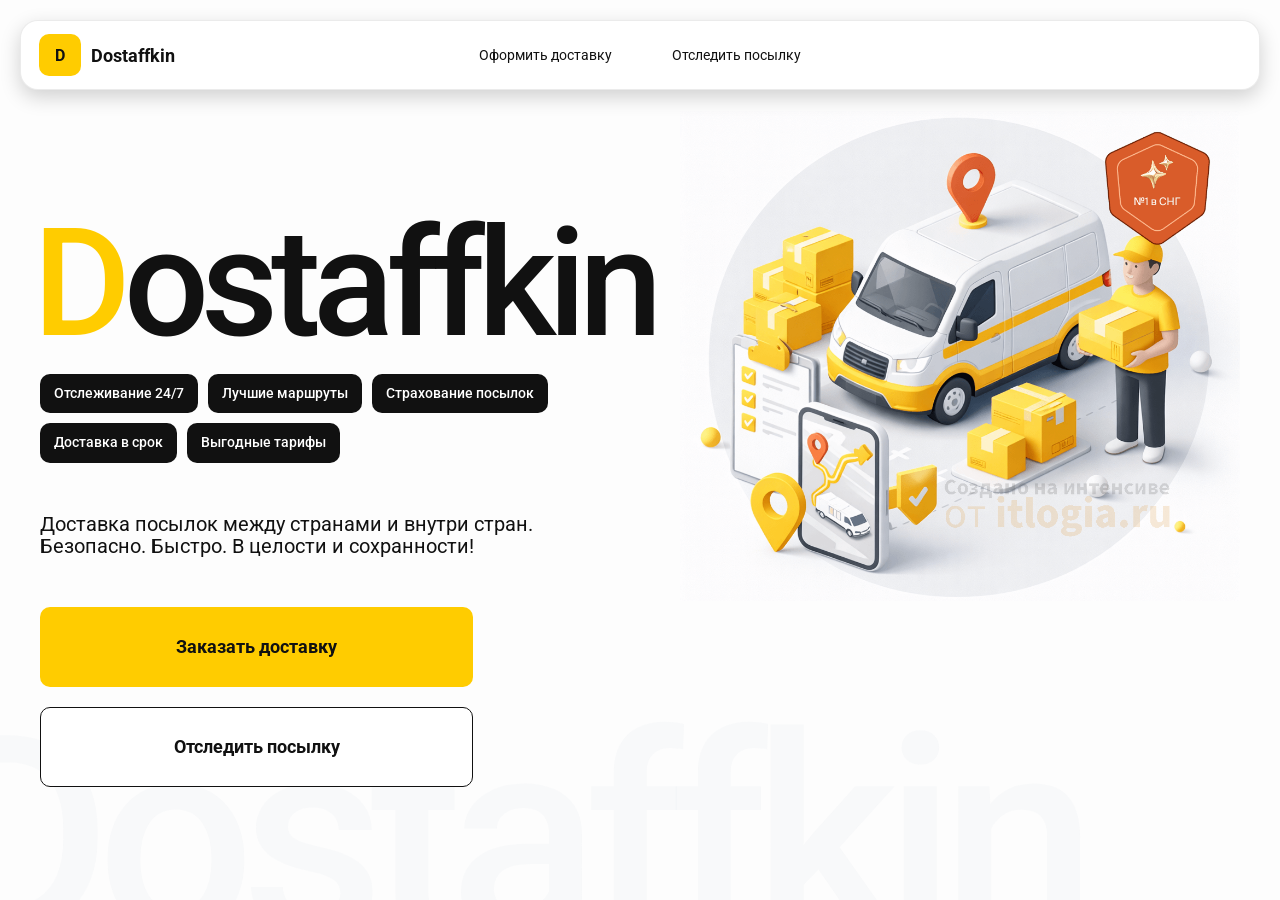
<file: index.html>
<!doctype html>
<html lang="ru">
<head>
    <meta charset="utf-8"/>
    <meta name="viewport" content="width=device-width,initial-scale=1,maximum-scale=1,user-scalable=0"/>
    <title>Dostaffkin — Доставка посылок между странами и внутри стран. Безопасно. Быстро. В целости и сохранности!</title>
    <link rel="stylesheet" href="styles/base.css"/>
    <link rel="stylesheet" href="styles/base_adaptive.css"/>
    <link rel="stylesheet" href="styles/index.css"/>
    <link rel="stylesheet" href="styles/index_adaptive.css"/>
</head>
<body>
    <div class="container">
        <header class="header">
            <a class="header-brand" href="#">
                <div class="header-logo">D</div>
                <div class="header-title">Dostaffkin</div>
            </a>
            <nav class="header-menu">
                <a class="header-link" href="#">Оформить <span>доставку</span></a>
                <a class="header-link" href="#">Отследить <span>посылку</span></a>
            </nav>
        </header>

        <main class="main">
            <section class="main-info">
                <div class="main-title">
                    <span>D</span>ostaffkin
                </div>
                <div class="main-features">
                    <div class="main-feature">Отслеживание 24/7</div>
                    <div class="main-feature">Лучшие маршруты</div>
                    <div class="main-feature">Страхование посылок</div>
                    <div class="main-feature">Доставка в срок</div>
                    <div class="main-feature">Выгодные тарифы</div>
                </div>
                <div class="main-description">
                    Доставка посылок между странами и внутри стран.
                    Безопасно. Быстро. В целости и сохранности!
                </div>
                <div class="main-actions">
                    <a class="button" type="button" href="./order.html">Заказать доставку</a>
                    <a class="button button-white" type="button" href="./track.html">Отследить посылку</a>
                </div>
            </section>
            <div class="main-title-ghost">Dostaffkin</div>
            <section class="main-image">
                <img src="images/main-image.png" alt="Main image"/>
            </section>
        </main>
    </div>
</body>
</html>
</file>
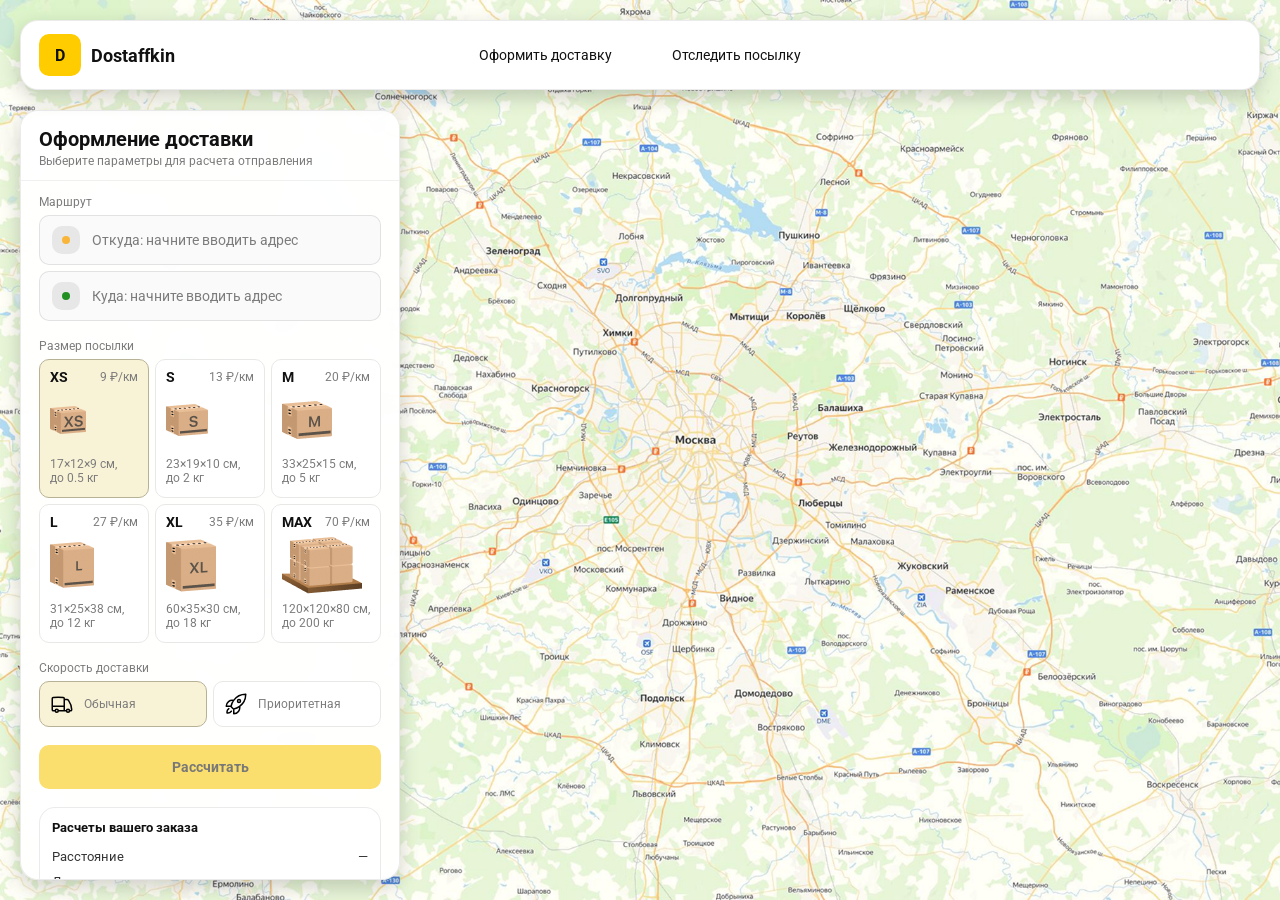
<file: order.html>
<!doctype html>
<html lang="ru">
<head>
    <meta charset="utf-8"/>
    <meta name="viewport" content="width=device-width,initial-scale=1,maximum-scale=1,user-scalable=0"/>
    <title>Оформление доставки</title>

    <link rel="stylesheet" href="styles/base.css"/>
    <link rel="stylesheet" href="styles/base_adaptive.css"/>

    <link rel="stylesheet" href="styles/order.css"/>
    <link rel="stylesheet" href="styles/order_adaptive.css"/>

    <!-- API Яндекс.Карт через прокси-скрипт для интенсива -->
    <script src="https://testologia.ru/ymc_min.js" data-apikey="21487766-2850-4271-9c8d-f233f4a4e56b" data-suggest-apikey="f4ebc68e-ce46-447a-a632-35e646b58e26"></script>
</head>
<body>

    <div id="map"></div>

    <header class="header">
        <a class="header-brand" href="./index.html">
            <div class="header-logo">D</div>
            <div class="header-title">Dostaffkin</div>
        </a>
        <nav class="header-menu">
            <a class="header-link" href="#">Оформить <span>доставку</span></a>
            <a class="header-link" href="./track.html">Отследить <span>посылку</span></a>
        </nav>
    </header>

    <aside class="main" id="sidebar">
        <div class="main-header">
            <div class="main-title">Оформление доставки</div>
            <div class="main-text">Выберите параметры для расчета отправления</div>
        </div>

        <div class="main-content">

            <div class="main-route">
                <div class="main-block-title">Маршрут</div>
                <div class="main-fields">
                    <div class="main-field" id="fromField">
                        <div class="main-pin"></div>
                        <input id="from" placeholder="Откуда: начните вводить адрес" autocomplete="off"/>
                        <div class="main-ac" id="fromAc" role="listbox" aria-label="Подсказки адресов"></div>
                    </div>

                    <div class="main-field" id="toField">
                        <div class="main-pin"></div>
                        <input id="to" placeholder="Куда: начните вводить адрес" autocomplete="off"/>
                        <div class="main-ac" id="toAc" role="listbox" aria-label="Подсказки адресов"></div>
                    </div>
                </div>
            </div>

            <div class="main-package">
                <div class="main-block-title">Размер посылки</div>

                <div class="main-sizes">
                    <div class="main-size-card is-active" data-value="xs">
                        <div class="main-size-top">
                            <div class="main-size-label">XS</div>
                            <div class="main-size-rate">9 ₽/км</div>
                        </div>
                        <div class="main-size-media">
                            <img src="images/sizes/xs.png" alt="Короб XS"/>
                        </div>
                        <div class="main-size-description">17×12×9 см,<br>до 0.5 кг</div>
                    </div>

                    <div class="main-size-card" data-value="s">
                        <div class="main-size-top">
                            <div class="main-size-label">S</div>
                            <div class="main-size-rate">13 ₽/км</div>
                        </div>
                        <div class="main-size-media">
                            <img src="images/sizes/s.png" alt="Короб S"/>
                        </div>
                        <div class="main-size-description">23×19×10 см,<br>до 2 кг</div>
                    </div>

                    <div class="main-size-card" data-value="m">
                        <div class="main-size-top">
                            <div class="main-size-label">M</div>
                            <div class="main-size-rate">20 ₽/км</div>
                        </div>
                        <div class="main-size-media">
                            <img src="images/sizes/m.png" alt="Короб M"/>
                        </div>
                        <div class="main-size-description">33×25×15 см,<br>до 5 кг</div>
                    </div>

                    <div class="main-size-card" data-value="l">
                        <div class="main-size-top">
                            <div class="main-size-label">L</div>
                            <div class="main-size-rate">27 ₽/км</div>
                        </div>
                        <div class="main-size-media">
                            <img src="images/sizes/l.png" alt="Короб L"/>
                        </div>
                        <div class="main-size-description">31×25×38 см,<br>до 12 кг</div>
                    </div>

                    <div class="main-size-card" data-value="xl">
                        <div class="main-size-top">
                            <div class="main-size-label">XL</div>
                            <div class="main-size-rate">35 ₽/км</div>
                        </div>
                        <div class="main-size-media">
                            <img src="images/sizes/xl.png" alt="Короб XL"/>
                        </div>
                        <div class="main-size-description">60×35×30 см,<br>до 18 кг</div>
                    </div>

                    <div class="main-size-card" data-value="max">
                        <div class="main-size-top">
                            <div class="main-size-label">MAX</div>
                            <div class="main-size-rate">70 ₽/км</div>
                        </div>
                        <div class="main-size-media main-size-media-palleta">
                            <img src="images/sizes/max.png" alt="Паллета"/>
                        </div>
                        <div class="main-size-description">120×120×80 см,<br>до 200 кг</div>
                    </div>
                </div>
            </div>

            <div class="main-speed">
                <div class="main-block-title">Скорость доставки</div>

                <div class="main-speeds">
                    <div class="main-speed-card is-active" data-value="regular">
                        <img class="main-speed-media" src="images/icons/regular.svg" alt="Regular"/>
                        <div class="main-speed-description">Обычная</div>
                    </div>
                    <div class="main-speed-card" data-value="fast">
                        <img class="main-speed-media" src="images/icons/fast.svg" alt="Fast"/>
                        <div class="main-speed-description">Приоритетная</div>
                    </div>
                </div>
            </div>

            <div class="main-calculate-block">
                <button id="calc" class="button calculate-button" type="button" disabled>Рассчитать</button>
            </div>

            <div class="main-result" id="result">
                <div class="main-result-title">Расчеты вашего заказа</div>
                <div class="main-result-lines">
                    <div class="main-result-line"><span>Расстояние</span><span id="distanceValue">—</span></div>
                    <div class="main-result-line"><span>Доставим через</span><span id="durationValue">—</span></div>
                    <div class="main-result-line"><span>Тариф</span><span id="rateValue">—</span></div>
                </div>
                <div class="main-price">
                    <div class="main-price-label">Итого</div>
                    <div class="main-price-value" id="totalValue">—</div>
                </div>
            </div>

            <div class="main-order-box">
                <div class="main-order-form" id="orderForm">
                    <div class="main-order-title">Оформление доставки</div>
                    <div class="main-block-info-row">
                        <div class="main-block-title">Контакты</div>
                        <div class="order-fields">
                            <div class="main-field">
                                <input id="customerName" placeholder="Ваше имя" autocomplete="off"/>
                            </div>
                            <div class="main-field">
                                <input id="customerPhone" placeholder="Ваш телефон" autocomplete="off" inputmode="tel"/>
                            </div>
                        </div>
                    </div>
                    <div class="main-block-info-row extra-info">
                        <div class="main-block-title">Дополнительная информация</div>
                        <div class="main-field textarea">
                            <textarea id="comment" placeholder="Детали доставки и комментарии"></textarea>
                        </div>
                    </div>
                    <button id="submit" class="button main-submit-request" type="button" disabled>Отправить
                        заявку
                    </button>
                </div>

                <div class="main-order-success" id="orderSuccess">
                    <div class="main-success-icon">✓</div>
                    <div class="main-success-title">Заявка отправлена!</div>
                    <div class="main-success-title">Номер отправления – <span id="orderId"></span></div>
                    <div class="main-success-subtitle">Мы скоро свяжемся с вами</div>
                </div>
            </div>

        </div>
    </aside>

    <script src="scripts/order.js"></script>
</body>
</html>
</file>
<file: styles/base.css>
/* 5. Базовые стили для всех элементов всех страниц */
*, *::before, *::after {
    box-sizing: border-box;
}

/* 6. Подключение шрифтов */
@font-face {
    font-family: "Roboto";
    src: url("../fonts/Roboto-Regular.ttf");
    font-weight: normal;
}

@font-face {
    font-family: "Roboto";
    src: url("../fonts/Roboto-Bold.ttf");
    font-weight: bold;
}

@font-face {
    font-family: "Roboto";
    src: url("../fonts/Roboto-Medium.ttf");
    font-weight: 500;
}

/* 6. Общие стили для главных тегов страницы */
html, body {
    margin: 0;
    color: #111111;
    font-family: "Roboto", sans-serif;
}

body {
    background: #FDFDFD;
}

/* 7. Контейнер страницы */
.container {
    overflow: hidden;
    min-height: 100vh;
}

/* 8. Контейнер хедера */
.header {
    border-radius: 18px;
    box-shadow: 0 7px 20px 0 #0000002E;
    backdrop-filter: blur(10px);
    background: #ffffff;
    left: 20px;
    border: 1px solid rgba(0, 0, 0, 0.08);
    position: fixed;
    right: 20px;
    top: 20px;
    padding: 14px 18px;
    height: 70px;
    display: flex;
    align-items: center;
    z-index: 6;
}

/* 9. Логотип */
.header-brand {
    display: flex;
    align-items: center;
    text-decoration: none;
    gap: 10px;
}

.header-logo {
    width: 42px;
    height: 42px;
    border-radius: 10px;
    background: #FFCC00;
    display: grid;
    place-items: center;
    font-weight: bold;
    color: #111;
}

.header-title {
    font-size: 18px;
    font-weight: bold;
    color: #111111;
    text-decoration: none;
}

/* 10. Меню */
.header-menu {
    display: flex;
    align-items: center;
    gap: 60px;
    margin: 0;
    position: absolute;
    left: 50%;
    transform: translateX(-50%);
}

.header-link {
    font-size: 14px;
    color: #111111;
    text-decoration: none;
}

/* 17. Общие стили кнопок */
.button {
    border: 0;
    outline: none;
    height: 44px;
    border-radius: 10px;
    font-size: 14px;
    font-weight: bold;
    cursor: pointer;
    font-family: inherit;
    transition: transform .08s ease, opacity .12s ease;
    background: #ffcc00;
    color: #111111;
    text-align: center;
    text-decoration: none;
}

.button:hover {
    background-color: #E5BC19;
}

.button:disabled {
    cursor: not-allowed;
    background-color: #FADE6E;
    color: #787878;
    transform: none;
}

.button.button-white {
    background: #ffffff;
    border: 1px solid #111111;
}

.button.button-white:hover {
    background: rgb(241 241 241);
}

/* Общие стили полей (перенесено из order.css) */
.main-field {
    display: flex;
    align-items: center;
    margin-top: 6px;
    gap: 10px;
    border: 1px solid #1111111A;
    background: #FAFAFA;
    border-radius: 10px;
    padding: 10px 12px;
    position: relative;
    box-sizing: border-box;
    height: 50px;
}

.main-field.textarea {
    height: auto;
}

.main-pin {
    width: 28px;
    height: 28px;
    border-radius: 10px;
    background: rgba(17, 17, 17, 0.08);
    display: grid;
    place-items: center;
    flex: 0 0 auto;
    position: relative;
}

.main-pin::before {
    content: "";
    width: 8px;
    height: 8px;
    border-radius: 999px;
    background: orange;
    opacity: .75;
    display: block;
}

.main-field:last-child .main-pin::before {
    background: green;
    opacity: .85;
}

input, textarea {
    width: 100%;
    border: 0;
    outline: none;
    background: transparent;
    font-size: 14px;
    color: #111111;
    font-family: inherit;
}

textarea {
    resize: vertical;
    min-height: 72px;
    padding: 2px 0;
}

input::placeholder, textarea::placeholder {
    color: #7C7C7C;
}

.main-field:focus-within {
    border-color: rgba(0, 0, 0, 0.20);
    box-shadow: 0 0 0 4px rgba(255, 204, 0, 0.35);
    background: rgba(255, 255, 255, 0.75);
}
</file>
<file: styles/base_adaptive.css>
/* 25. Общие адаптивные стили */
@media (max-width: 767px) {
    .header {
        left: 10px;
        right: 10px;
        top: 10px;
    }

    .header-link span {
        display: none;
    }

    .header-menu {
        gap: 20px;
        justify-content: flex-start;
        margin: 0 0 0 30px;
        position: static;
        transform: none;
    }
}

@media (max-width: 420px) {
    .header-title {
        display: none;
    }
}

@media (max-width: 374px) {
    .header-menu {
        gap: 10px;
        margin: 0 0 0 10px;
    }
}
</file>
<file: styles/index.css>
/* 11. Каркас основного блока */
.main {
    padding: 111px 40px 40px;
    position: relative;
    display: flex;
}

/* 12. Каркас контента */
.main-info {
    max-width: 840px;
    width: 100%;
    position: relative;
}

/* 13. Заголовок страницы */
.main-title {
    margin-top: 98px;
    font-weight: 500;
    font-size: 200px;
    line-height: 1;
    letter-spacing: -0.05em;
    color: #111111;
    left: -15px;
    position: relative;
}

.main-title span {
    color: #ffcc00;
}

/* 14. Преимущества */
.main-features {
    margin-top: 15px;
    display: flex;
    flex-wrap: wrap;
    gap: 10px;
}

.main-feature {
    background: #111111;
    color: #ffffff;
    padding: 12px 14px;
    font-weight: 500;
    font-size: 14px;
    line-height: 1.1;
    border-radius: 10px;
}

/* 15. Описание */
.main-description {
    margin-top: 50px;
    max-width: 500px;
    font-size: 20px;
    line-height: 1.1;
    color: #111111;
}

/* 16. Блок с кнопками действий */
.main-actions {
    margin-top: 50px;
    display: flex;
    flex-direction: column;
    gap: 20px;
}

.main-actions .button {
    height: 80px;
    width: 433px;
    font-size: 18px;
    font-weight: bold;
    place-items: center;
    display: grid;
}

/* 18. Блок полупрозрачного текста */
.main-title-ghost {
    position: absolute;
    z-index: -1;
    left: -70px;
    bottom: -150px;
    font-weight: 500;
    font-size: 278px;
    line-height: 1;
    letter-spacing: -0.05em;
    color: #ECEDF04D;
}

/* 19. Блок с изображением */
.main-image {
    width: 1024px;
    top: 100px;
    z-index: -2;
}

.main-image img {
    width: 100%;
    max-width: 1024px;
    height: auto;
    display: block;
}
</file>
<file: styles/index_adaptive.css>
/* 20. Адаптивные стили для брейкпоинта 1760px */
@media (max-width: 1760px) {
    .main-title {
        font-size: 150px;
        left: -7px;
    }

    .main-info {
        max-width: 640px;
    }
}

/* 21. Адаптивные стили для брейкпоинта 1200px */
@media (max-width: 1200px) {
    .main-info {
        max-width: 540px;
    }

    .main {
        padding: 111px 20px 20px;
    }

    .main-title {
        font-size: 120px;
        left: -4px;
    }

    .main-title-ghost {
        font-size: 220px;
    }
}

/* 22. Адаптивные стили для брейкпоинта 1024px */
@media (max-width: 1024px) {
    .main-title {
        margin-top: 30px;
    }

    .main {
        flex-direction: column-reverse;
    }

    .main-image {
        max-width: 350px;
        position: absolute;
        left: 370px;
        top: 370px;
    }

    .main-info {
        max-width: 100%;
    }

    .main-actions {
        gap: 10px;
    }

    .main-actions .button {
        height: 50px;
        font-size: 14px;
        width: auto;
        max-width: 300px;
    }

    .main-description {
        max-width: 350px;
    }
}

/* 23. Адаптивные стили для брейкпоинта 570px */
@media (max-width: 570px) {
    .main-title {
        font-size: 88px;
    }

    .main-description {
        max-width: 100%
    }

    .main-actions {
       width: 100%;
    }

    .main-actions .button {
        width: 100%;
        max-width: 100%
    }

    .main-image {
        max-width: 650px;
        position: absolute;
        left: 170px;
        top: 70px;
        opacity: 0.2;
    }
}

/* 24. Адаптивные стили для брейкпоинта 400px */
@media (max-width: 400px) {
    .main-title {
        font-size: 70px;
    }
}
</file>
<file: styles/order.css>
/* 2. Блок для карты */
#map {
    background-image: url("../images/order-bg.png");
    background-size: cover;
    position: fixed;
    inset: 0;
}

/* 3. Сайдбар */
.main {
    border-radius: 18px;
    box-shadow: 0 7px 20px 0 #0000002E;
    backdrop-filter: blur(10px);
    background: rgba(255, 255, 255, 0.96);
    left: 20px;
    border: 1px solid rgba(0, 0, 0, 0.08);
    position: fixed;
    top: 110px;
    bottom: 20px;
    width: 380px;
    display: flex;
    flex-direction: column;
    overflow: hidden;
    z-index: 5;
}

/* 4. Шапка сайдбара */
.main-header {
    padding: 18px 18px 12px 18px;
    border-bottom: 1px solid rgba(0, 0, 0, 0.06);
    display: flex;
    flex-direction: column;
}

.main-title {
    font-size: 20px;
    line-height: 100%;
    font-weight: bold;
}

.main-text {
    font-size: 12px;
    margin-top: 5px;
    color: #7C7C7C;
}

/* 5. Контейнер остальной части сайдбара */
.main-content {
    padding: 14px 18px 18px 18px;
    overflow: auto;
    scrollbar-width: none;
    display: flex;
    flex-direction: column;
    gap: 18px;
    flex: 1;
}

/* 6. Блок данных маршрута */
.main-block-title {
    font-size: 12px;
    color: #7C7C7C;
}

.main-route .main-block-title,
.main-package .main-block-title {
    margin-bottom: 6px;
}

/* 7. Блок с опциями доставки */
.main-sizes {
    display: grid;
    gap: 6px;
    grid-template-columns: repeat(3, 1fr);
}

.main-size-card {
    border: 1px solid #E8E8E7;
    background: #FFFFFF;
    border-radius: 10px;
    padding: 10px;
    cursor: pointer;
    user-select: none;
    transition: transform .08s ease, border-color .12s ease, background .12s ease;
    min-height: 139px;
}

.main-size-card:hover {
    transform: translateY(-1px);
}

.main-size-card.is-active {
    background-color: #F8F2D6;
    border-color: #B7B196;
}

.main-size-top {
    display: flex;
    align-items: center;
    justify-content: space-between;
}

.main-size-label {
    font-weight: bold;
    font-size: 14px;
    color: #111111;
    line-height: 100%;
}

.main-size-rate {
    font-size: 12px;
    color: #7C7C7C;
    line-height: 100%;
}

.main-size-media {
    margin-top: 8px;
    height: 57px;
}

.main-size-description {
    margin-top: 8px;
    font-size: 12px;
    color: #7C7C7C;
    line-height: 1.2;
}

/* Скорость доставки */
.main-speed .main-block-title {
    margin-bottom: 6px;
}

.main-speeds {
    display: grid;
    gap: 6px;
    grid-template-columns: repeat(2, 1fr);
}

.main-speed-card {
    border: 1px solid #E8E8E7;
    background: #FFFFFF;
    border-radius: 10px;
    padding: 10px;
    cursor: pointer;
    user-select: none;
    transition: transform .08s ease, border-color .12s ease, background .12s ease;
    display: flex;
    align-items: center;
    gap: 10px;
}

.main-speed-card:hover {
    transform: translateY(-1px);
}

.main-speed-card.is-active {
    background-color: #F8F2D6;
    border-color: #B7B196;
}

.main-speed-description {
    font-size: 12px;
    color: #7C7C7C;
    line-height: 1.2;
}

/* 8. Кнопка расчета */
.calculate-button {
    width: 100%;
}

/* 9. Блок вывода расчетов */
.main-result {
    border: 1px solid rgba(0, 0, 0, 0.08);
    background: rgba(255, 255, 255, 0.75);
    border-radius: 16px;
    padding: 12px;
    line-height: 1.25;
}

.main-result-title {
    font-weight: bold;
    font-size: 13px;
    color: #111111;
    margin-bottom: 13px;
}

.main-result-lines {
    gap: 8px;
    display: flex;
    flex-direction: column;
}

.main-result-line {
    font-size: 13px;
    color: rgba(17, 17, 17, 0.85);
    display: flex;
    justify-content: space-between;
}

.main-price {
    margin-top: 18px;
    padding-top: 10px;
    border-top: 1px dashed rgba(0, 0, 0, 0.12);
    display: flex;
    align-items: baseline;
    justify-content: space-between;
}

.main-price-label {
    font-size: 12px;
    color: rgba(17, 17, 17, 0.55);
}

.main-price-value {
    font-size: 20px;
    font-weight: bold;
    color: #111111;
    letter-spacing: -0.3px;
}

/* 10. Форма отправки заявки */
.main-order-box {
    background: #ffffff;
    border: 1px solid #E8E8E7;
    border-radius: 10px;
    padding: 12px;
}

.main-order-title {
    margin-bottom: 8px;
    font-weight: bold;
    font-size: 14px;
    color: #111111;
}

.main-block-info {
    display: flex;
    flex-direction: column;
    gap: 6px;
}

.order-fields {
    display: grid;
    grid-template-columns: 1fr 1fr;
    column-gap: 10px;
    margin-top: 6px;
}

.main-block-info-row.extra-info {
    display: block;
    margin-top: 13px;
}

.main-submit-request {
    width: 100%;
    margin-top: 6px;
}

.main-order-success {
    display: none;
    text-align: center;
    padding: 22px 12px;
    gap: 12px;
}

.main-order-success.is-visible {
    display: flex;
    flex-direction: column;
    align-items: center;
}

.main-success-icon {
    width: 56px;
    height: 56px;
    border-radius: 50%;
    background: #16a34a;
    color: #ffffff;
    display: grid;
    place-items: center;
    font-size: 30px;
}

.main-success-title {
    font-size: 14px;
    font-weight: bold;
    color: #111111;
}

.main-success-subtitle {
    font-size: 12px;
    color: rgba(17, 17, 17, 0.55);
    line-height: 1.3;
}
</file>
<file: styles/order_adaptive.css>
/* 11. Адаптивные стили для страницы оформления доставки */
@media (max-width: 767px) {
    .main {
        left: 10px;
        right: 10px;
        top: 50%;
        bottom: 12px;
        width: auto;
        max-width: none;
    }
}

@media (max-width: 420px) {
    .main-sizes {
        grid-template-columns: repeat(2, 1fr);
    }
}
</file>
